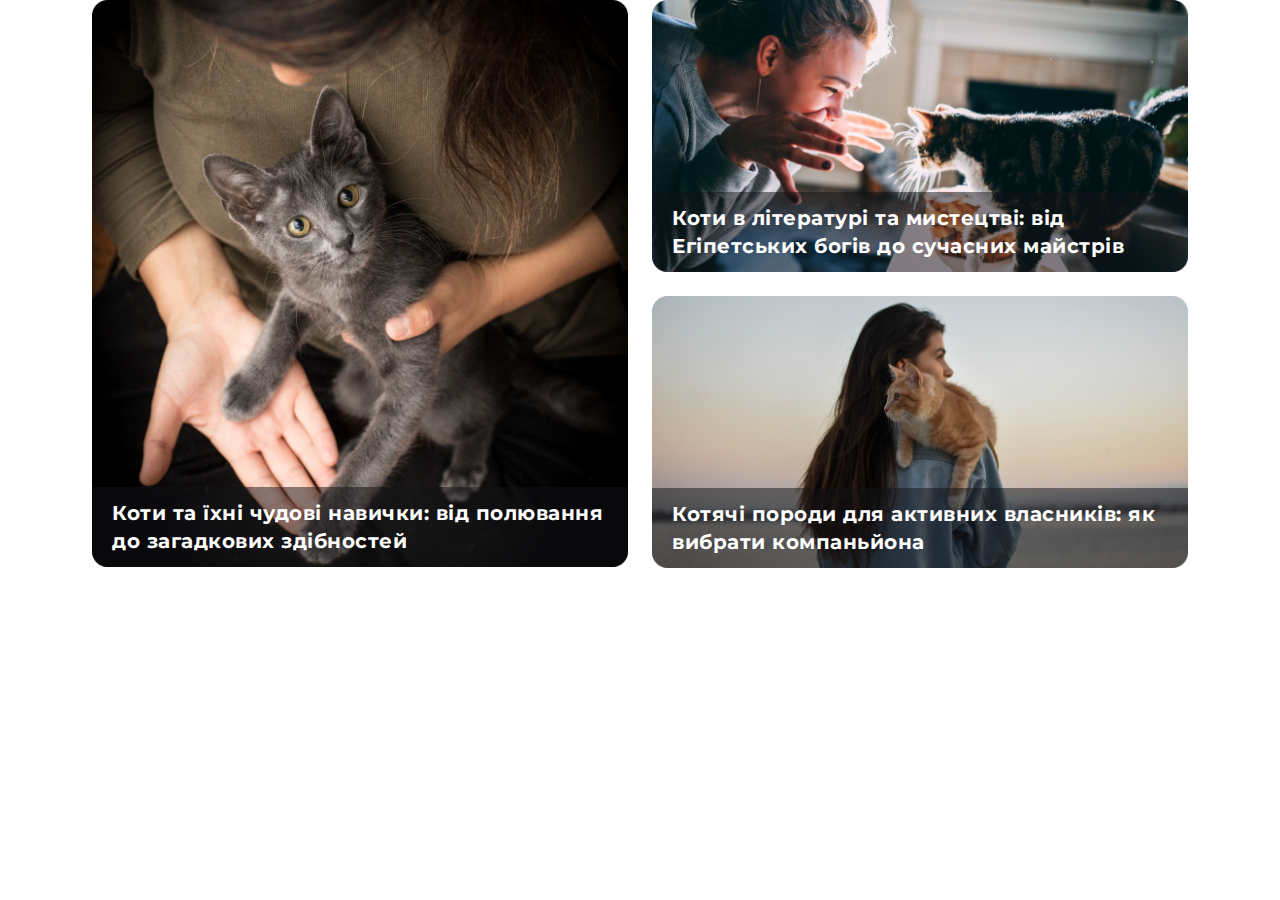
<file: grid/grid.html>
<!DOCTYPE html>
<html lang="en">
  <head>
    <meta charset="UTF-8" />
    <meta name="viewport" content="width=device-width, initial-scale=1.0" />
    <link rel="preconnect" href="https://fonts.googleapis.com" />
    <link rel="preconnect" href="https://fonts.gstatic.com" crossorigin />
    <link
      href="https://fonts.googleapis.com/css2?family=Montserrat:wght@400;700&display=swap"
      rel="stylesheet"
    />
    <link rel="stylesheet" href="./styles.css" />
    <title>Project</title>
  </head>

  <body>
    <main class="main">
      <div class="container">
        <ul class="posts">
          <li class="post">
            <a href="#">
              <picture>
                <!-- For viewports wider than 768px -->
                <source media="(min-width: 768px)" srcset="img/picture-1.png" />

                <!-- For viewports between 320px and 768px -->
                <source
                  media="(min-width: 320px) and (max-width: 767px)"
                  srcset="img/picture-1-small.png"
                />

                <!-- Fallback content -->
                <img src="img/picture-1-small.png" alt="Description of Image" />
              </picture>
              <div class="overlay">
                <h2 class="post-title sub-title">
                  Коти та їхні чудові навички: від полювання до загадкових
                  здібностей
                </h2>
              </div>
            </a>
          </li>
          <li class="post">
            <a href="#">
              <img
                src="./img/picture-2.png"
                alt="scary kitten"
                class="post-img"
              />
              <div class="overlay">
                <h2 class="post-title sub-title">
                  Коти в літературі та мистецтві: від Егіпетських богів до
                  сучасних майстрів
                </h2>
              </div>
            </a>
          </li>
          <li class="post">
            <a href="#">
              <img src="./img/picture-3.png" alt="cat" class="post-img" />
              <div class="overlay">
                <h2 class="post-title sub-title">
                  Котячі породи для активних власників: як вибрати компаньйона
                </h2>
              </div>
            </a>
          </li>
        </ul>
      </div>
    </main>
  </body>
</html>
</file>
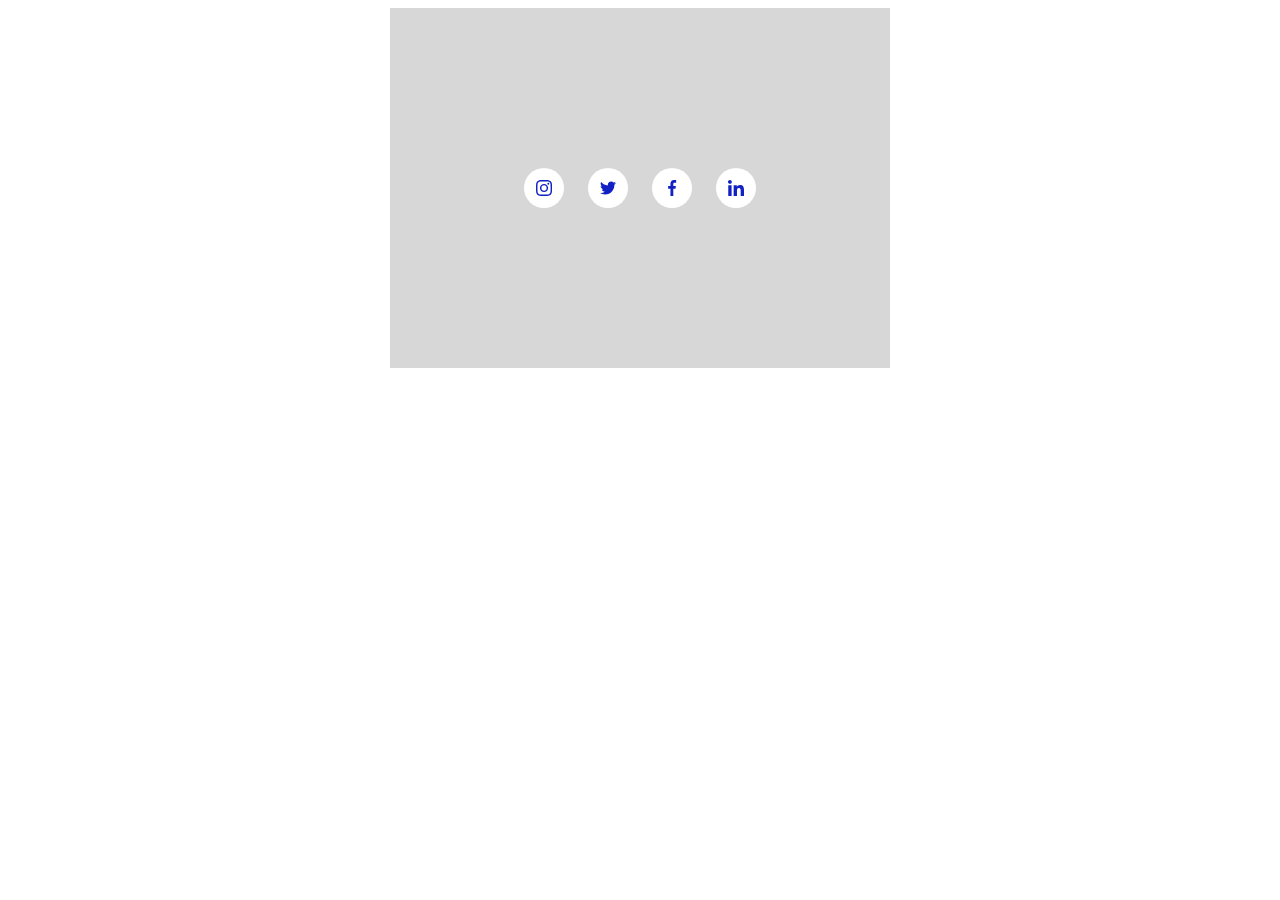
<file: icon/icon.html>
<!DOCTYPE html>
<html lang="en">
  <head>
    <meta charset="UTF-8" />
    <meta name="viewport" content="width=device-width, initial-scale=1.0" />
    <title>Icon examples</title>
    <link rel="stylesheet" href="./styles.css" />
  </head>
  <body>
    <section class="section">
      <ul class="list">
        <li class="soc-item">
          <a
            href="#"
            class="soc-link link"
            target="_blank"
            rel="noopener noreferrer nofollow"
          >
            <svg class="soc-icon" width="16" height="16">
              <use href="./images/icon.svg#icon-instagram"></use>
            </svg>
          </a>
        </li>
        <li class="soc-item">
          <a
            href="#"
            class="soc-link link"
            target="_blank"
            rel="noopener noreferrer nofollow"
          >
            <svg class="soc-icon" width="16" height="16">
              <use href="./images/icon.svg#icon-twitter"></use>
            </svg>
          </a>
        </li>
        <li class="soc-item">
          <a
            href="#"
            class="soc-link link"
            target="_blank"
            rel="noopener noreferrer nofollow"
          >
            <svg class="soc-icon" width="16" height="16">
              <use href="./images/icon.svg#icon-facebook"></use>
            </svg>
          </a>
        </li>
        <li class="soc-item">
          <a
            href="#"
            class="soc-link link"
            target="_blank"
            rel="noopener noreferrer nofollow"
          >
            <svg class="soc-icon" width="16" height="16">
              <use href="./images/icon.svg#icon-linkedin"></use>
            </svg>
          </a>
        </li>
      </ul>
    </section>
  </body>
</html>
</file>
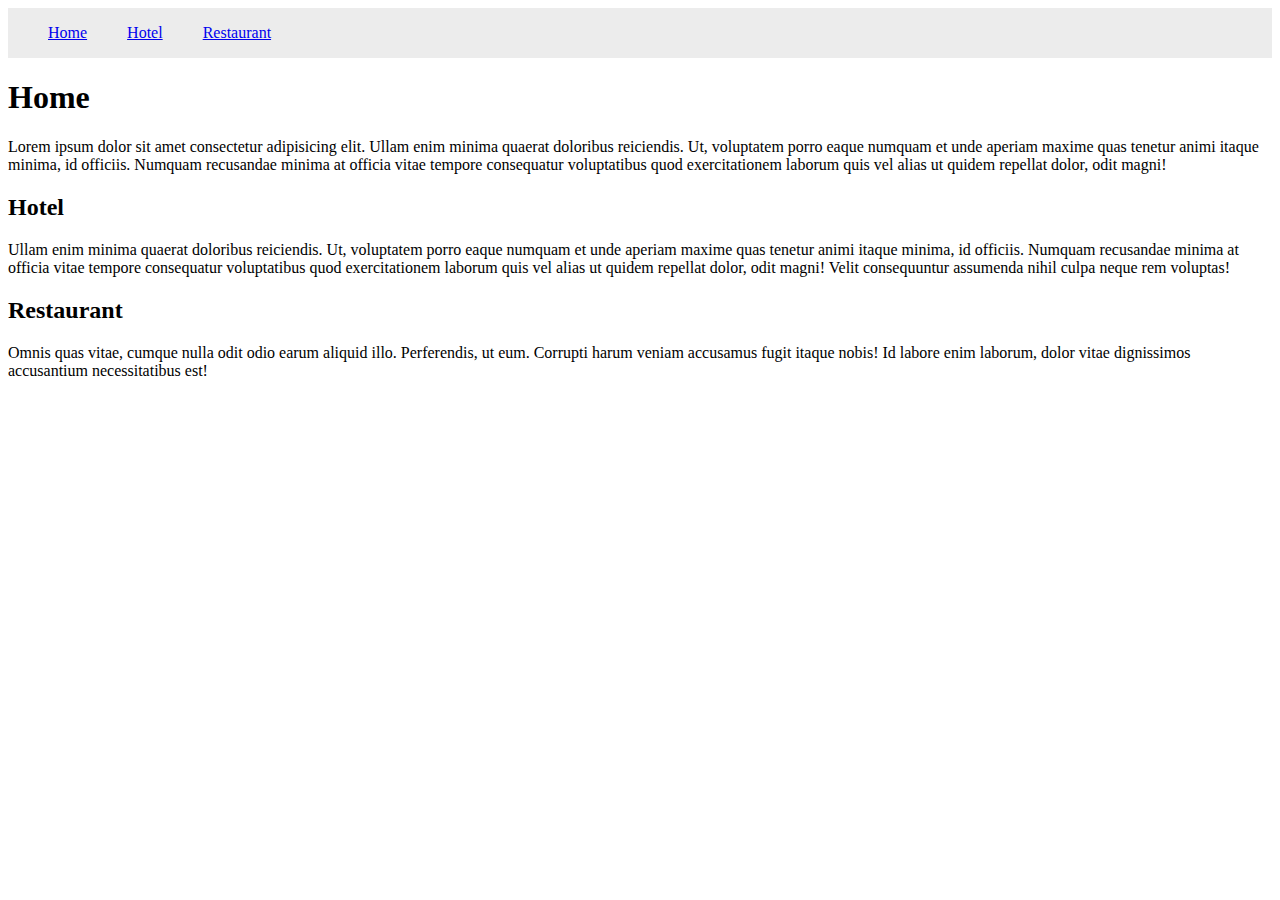
<file: mobile-menu-copy/mobile-menu.html>
<!DOCTYPE html>
<html lang="en">
  <head>
    <meta charset="UTF-8" />
    <meta name="viewport" content="width=device-width, initial-scale=1.0" />
    <title>Document</title>
    <link rel="stylesheet" href="styles.css" />
  </head>
  <body>
    <header class="header">
      <nav class="header-nav">
        <ul class="header-list">
          <li>
            <a href="#home" class="header-nav-link">Home</a>
          </li>
          <li>
            <a href="#hotel" class="header-nav-link">Hotel</a>
          </li>
          <li>
            <a href="#restaurant" class="header-nav-link">Restaurant</a>
          </li>
        </ul>
      </nav>

      <button class="menu-button" data-menu-open>
        <svg class="menu-icon" width="16" height="16">
          <use href="./images/icon.svg#icon-hamburger"></use>
        </svg>
      </button>

      <div class="mobile-menu is-hidden" data-menu>
        <ul>
          <li><a href="./mobile-menu.html#home">Home</a></li>
          <li><a href="./mobile-menu.html#hotel">Hotel</a></li>
          <li><a href="./mobile-menu.html#restaurant">Restaurant</a></li>
        </ul>
        <button class="close-button" data-menu-close>
          <svg class="menu-icon" width="16" height="16">
            <use href="./images/icon.svg#icon-close-icon"></use>
          </svg>
        </button>
      </div>
    </header>
    <main>
      <h1 id="home">Home</h1>
      <p>
        Lorem ipsum dolor sit amet consectetur adipisicing elit. Ullam enim
        minima quaerat doloribus reiciendis. Ut, voluptatem porro eaque numquam
        et unde aperiam maxime quas tenetur animi itaque minima, id officiis.
        Numquam recusandae minima at officia vitae tempore consequatur
        voluptatibus quod exercitationem laborum quis vel alias ut quidem
        repellat dolor, odit magni!
      </p>
      <h2 id="hotel">Hotel</h2>
      <p>
        Ullam enim minima quaerat doloribus reiciendis. Ut, voluptatem porro
        eaque numquam et unde aperiam maxime quas tenetur animi itaque minima,
        id officiis. Numquam recusandae minima at officia vitae tempore
        consequatur voluptatibus quod exercitationem laborum quis vel alias ut
        quidem repellat dolor, odit magni! Velit consequuntur assumenda nihil
        culpa neque rem voluptas!
      </p>
      <h2 id="restaurant">Restaurant</h2>
      <p>
        Omnis quas vitae, cumque nulla odit odio earum aliquid illo.
        Perferendis, ut eum. Corrupti harum veniam accusamus fugit itaque nobis!
        Id labore enim laborum, dolor vitae dignissimos accusantium
        necessitatibus est!
      </p>
    </main>
    <script src="./script.js"></script>
  </body>
</html>
</file>
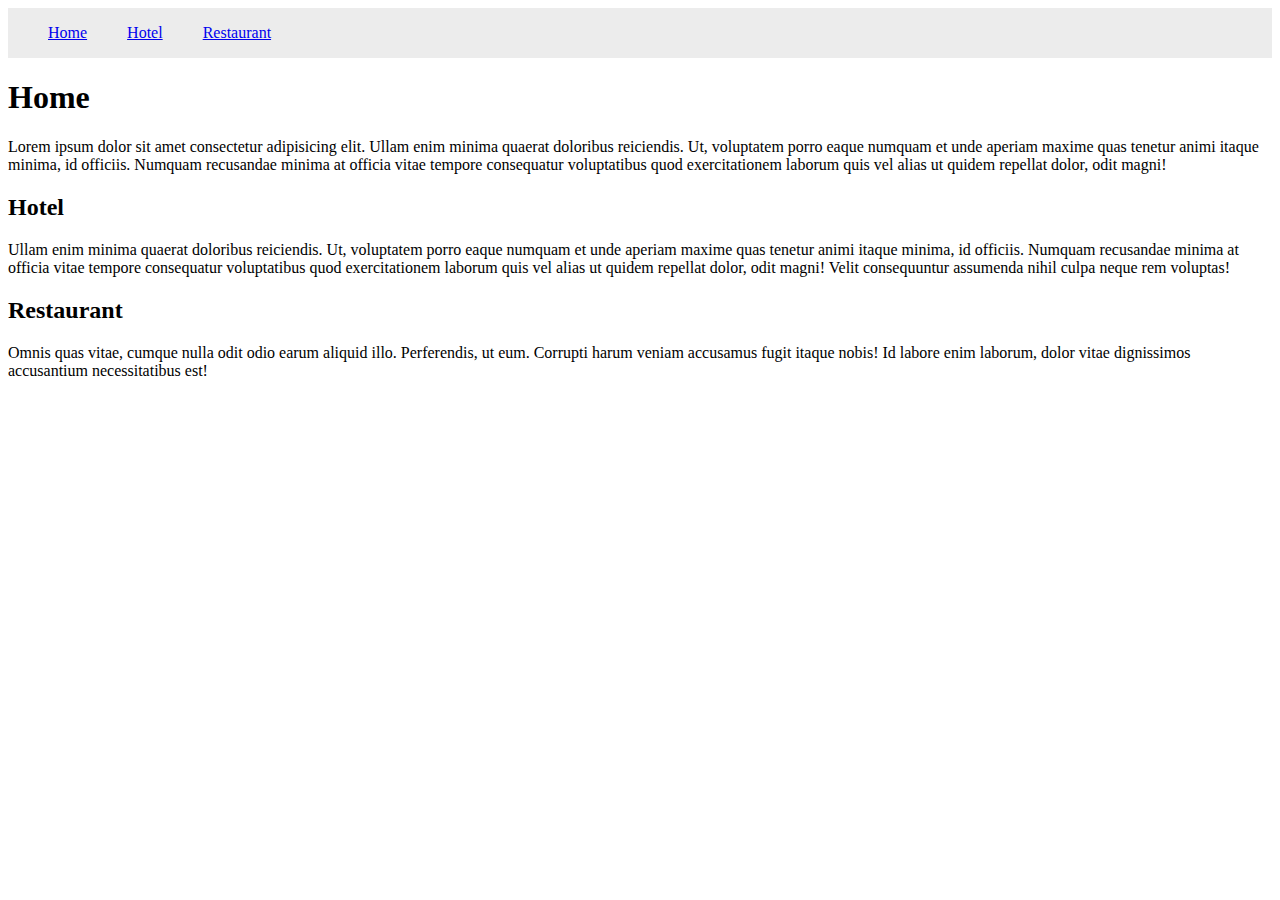
<file: mobile-menu/mobile-menu.html>
<!DOCTYPE html>
<html lang="en">
  <head>
    <meta charset="UTF-8" />
    <meta name="viewport" content="width=device-width, initial-scale=1.0" />
    <title>Document</title>
    <link rel="stylesheet" href="styles.css" />
  </head>
  <body>
    <header class="header">
      <nav class="header-nav">
        <ul class="header-list">
          <li>
            <a href="#home" class="header-nav-link">Home</a>
          </li>
          <li>
            <a href="#hotel" class="header-nav-link">Hotel</a>
          </li>
          <li>
            <a href="#restaurant" class="header-nav-link">Restaurant</a>
          </li>
        </ul>
      </nav>

      <button class="menu-button">
        <svg class="menu-icon" width="16" height="16">
          <use href="./images/icon.svg#icon-hamburger"></use>
        </svg>
      </button>

      <div class="mobile-menu">
        <ul>
          <li><a href="./mobile-menu.html#home">Home</a></li>
          <li><a href="./mobile-menu.html#hotel">Hotel</a></li>
          <li><a href="./mobile-menu.html#restaurant">Restaurant</a></li>
        </ul>
        <button class="close-button">
          <svg class="menu-icon" width="16" height="16">
            <use href="./images/icon.svg#icon-close-icon"></use>
          </svg>
        </button>
      </div>
    </header>
    <main>
      <h1 id="home">Home</h1>
      <p>
        Lorem ipsum dolor sit amet consectetur adipisicing elit. Ullam enim
        minima quaerat doloribus reiciendis. Ut, voluptatem porro eaque numquam
        et unde aperiam maxime quas tenetur animi itaque minima, id officiis.
        Numquam recusandae minima at officia vitae tempore consequatur
        voluptatibus quod exercitationem laborum quis vel alias ut quidem
        repellat dolor, odit magni!
      </p>
      <h2 id="hotel">Hotel</h2>
      <p>
        Ullam enim minima quaerat doloribus reiciendis. Ut, voluptatem porro
        eaque numquam et unde aperiam maxime quas tenetur animi itaque minima,
        id officiis. Numquam recusandae minima at officia vitae tempore
        consequatur voluptatibus quod exercitationem laborum quis vel alias ut
        quidem repellat dolor, odit magni! Velit consequuntur assumenda nihil
        culpa neque rem voluptas!
      </p>
      <h2 id="restaurant">Restaurant</h2>
      <p>
        Omnis quas vitae, cumque nulla odit odio earum aliquid illo.
        Perferendis, ut eum. Corrupti harum veniam accusamus fugit itaque nobis!
        Id labore enim laborum, dolor vitae dignissimos accusantium
        necessitatibus est!
      </p>
    </main>
    <script src="./script.js"></script>
  </body>
</html>
</file>
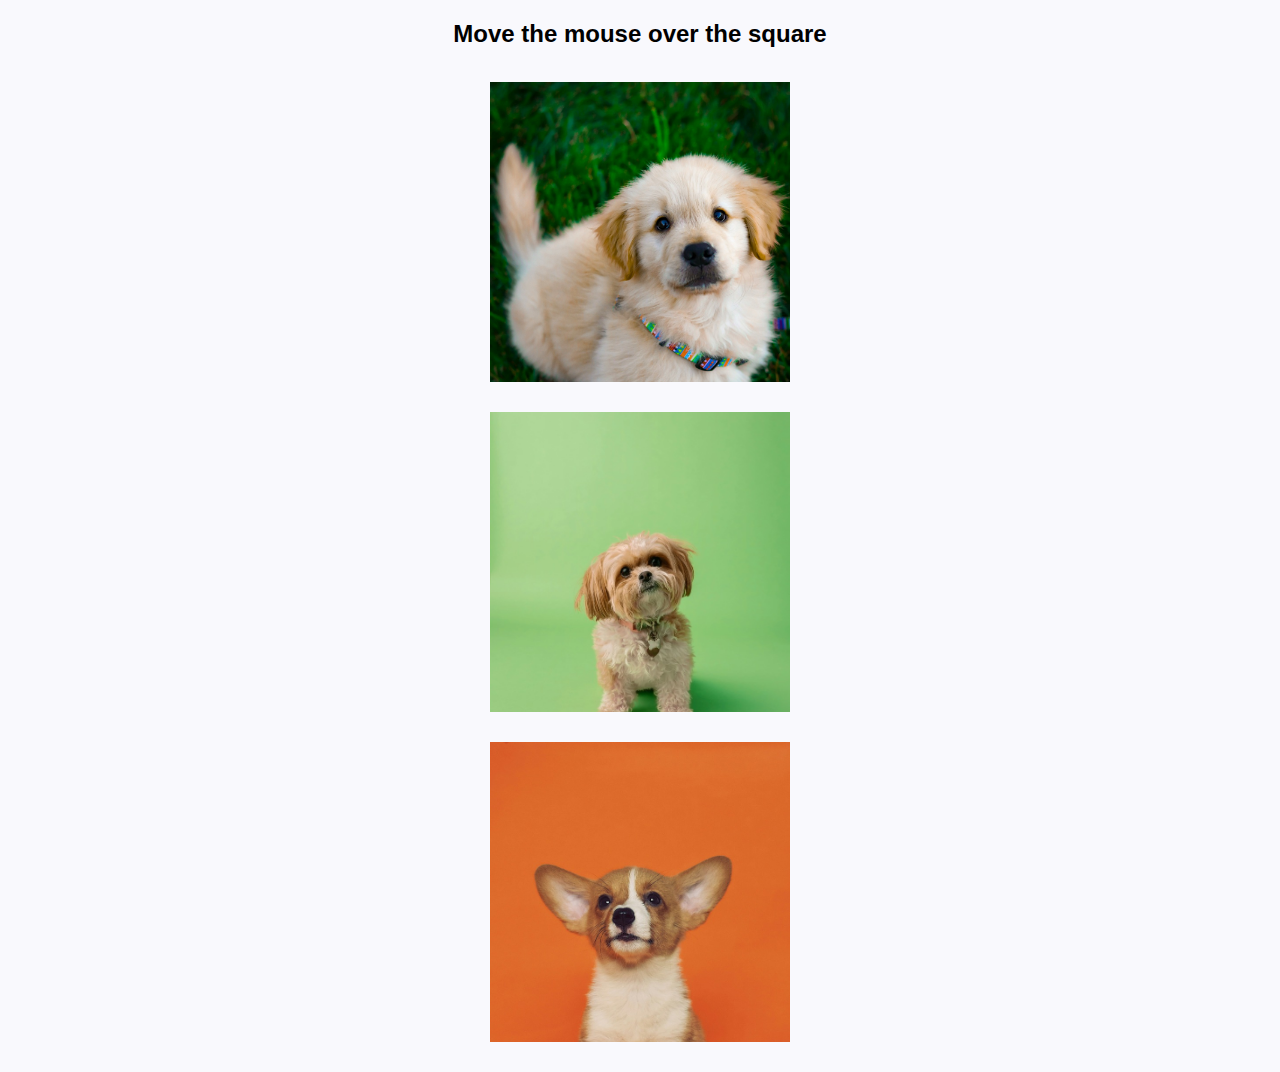
<file: overlay/overlay.html>
<!DOCTYPE html>
<html lang="en">
  <head>
    <meta charset="UTF-8" />
    <meta name="viewport" content="width=device-width, initial-scale=1.0" />
    <title>Document</title>
    <link rel="stylesheet" href="styles.css" />
  </head>
  <body>
    <h1>Move the mouse over the square</h1>

    <div class="box">
      <img src="./images/puppy1.jpg" alt="puppy" />
      <div class="box-overlay">
        <p>
          This content is hidden through transformation and only appears when
          hovering over <code>div.box</code>
        </p>
      </div>
    </div>

    <div class="box">
      <img src="./images/puppy3.jpg" alt="puppy" />
      <div class="box-overlay part">
        <p>
          This content is hidden through transformation and only appears when
          hovering over <code>div.box</code>
        </p>
      </div>
    </div>

    <div class="card">
      <img src="./images/puppy2.jpg" alt="puppy" />
      <div class="card-overlay">
        <h2>Назва товару</h2>
        <p>Опис товару</p>
        <button>Детальніше</button>
      </div>
    </div>
  </body>
</html>
</file>
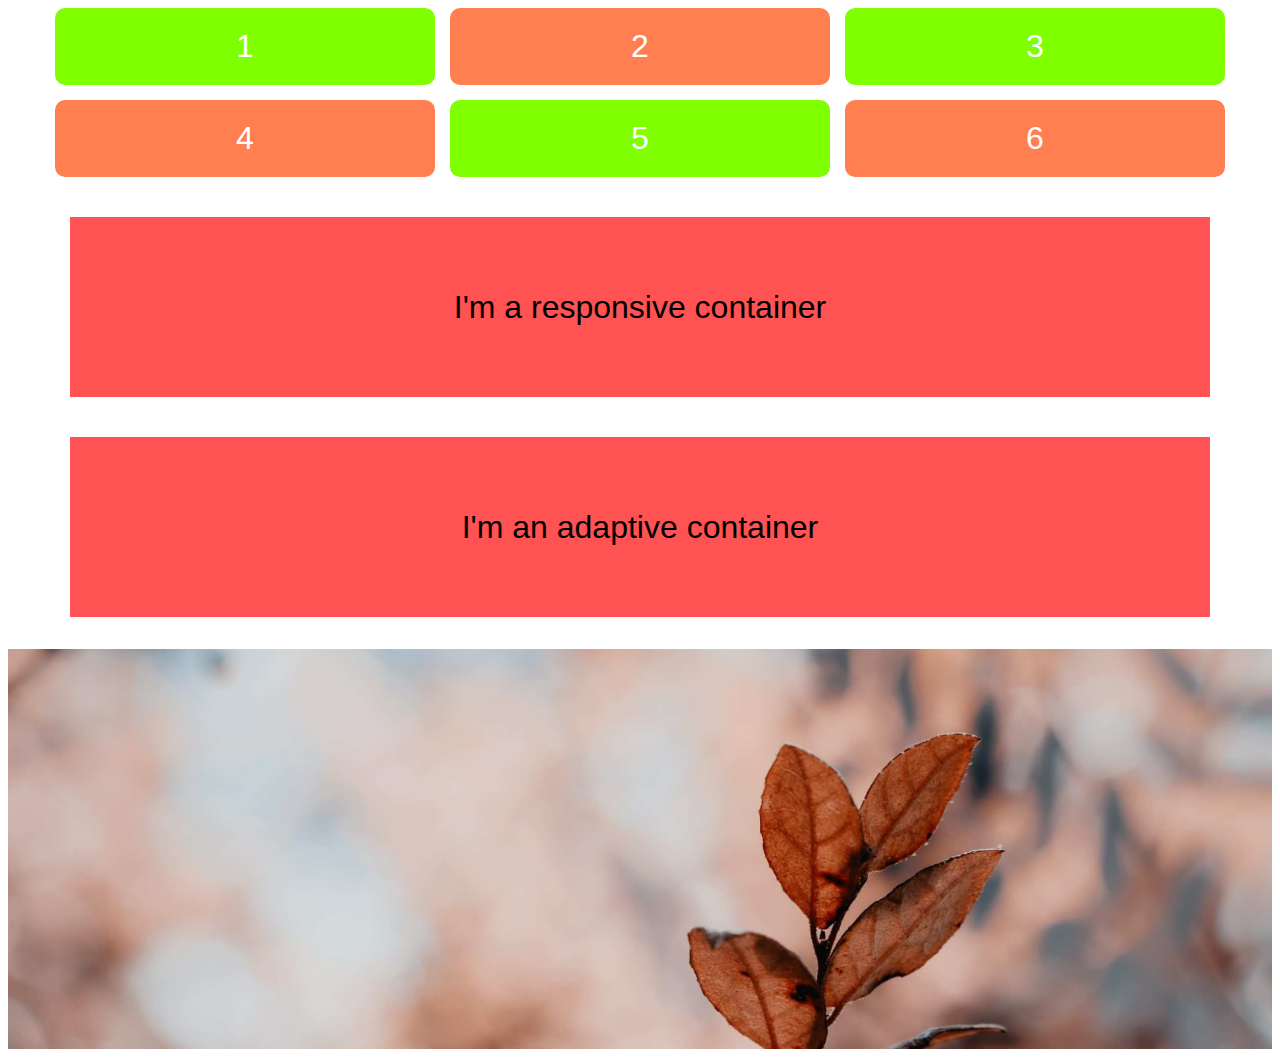
<file: resp-adapt/resp-adapt.html>
<!DOCTYPE html>
<html lang="en">
  <head>
    <meta charset="UTF-8" />
    <meta name="viewport" content="width=device-width, initial-scale=1.0" />
    <title>Adaptive</title>
    <link rel="stylesheet" href="styles.css" />
  </head>
  <body>
    <div class="container">
      <div class="element">1</div>
      <div class="element">2</div>
      <div class="element">3</div>
      <div class="element">4</div>
      <div class="element">5</div>
      <div class="element">6</div>
    </div>

    <div class="wrapper responsive">
      <p class="label">I'm a responsive container</p>
    </div>
    <div class="wrapper adaptive">
      <p class="label">I'm an adaptive container</p>
    </div>

    <section class="bg-image">

    </section>
  </body>
</html>
</file>
<file: grid/styles.css>
@import "./styleguide.css";

.main {
  background-color: var(--common-white);
  padding-bottom: 96px;
}

.container {
  max-width: 1128px;
  margin: auto;
  padding: 0 16px;
}

.posts {
  margin-bottom: 80px;
  display: grid;
  gap: 12px;
  grid-template-columns: 1fr;
}

@media (min-width: 768px) {
  .posts {
    gap: 24px;
    grid-template-columns: repeat(2, 1fr);
  }

  .post:first-child {
    grid-column: 1 / 2;
    grid-row: 1 / 3;
  }
}

.post > a {
  position: relative;
  color: var(--common-white);
}

.overlay {
  border-radius: 0px 0px 16px 16px;
  background-color: rgba(18, 18, 22, 0.5);
  padding: 12px 20px;
  position: absolute;
  left: 0;
  bottom: 0;
  width: 100%;
}

@media (min-width: 1440px) {
  .overlay {
    padding: 24px 48px;
  }
}

.post-title {
  color: var(--common-white);
  font-family: var(--common-font);
}
</file>
<file: icon/styles.css>
p,
h1,
h2,
h3,
h4,
h5,
h6 {
  margin: 0;
}
ul,
ol {
  margin: 0;
  padding-left: 0;
}
img {
  display: block;
}

.list {
  list-style: none;
}

.link {
  text-decoration: none;
}

.section {
  padding-top: 160px;
  padding-bottom: 160px;
  background-color: #d7d7d7;
  width: 500px;
  align-items: center;
  margin: 0 auto;
}

.list {
  display: flex;
  justify-content: center;
  gap: 24px;
}
.soc-item {
  width: 40px;
  height: 40px;
}
.soc-link {
  padding: 12px;
  border-radius: 50%;
  background-color: #ffffff;
  display: flex;
  align-items: center;
  justify-content: center;
  transition: background-color 250ms ease-in-out, fill 250ms ease-in-out;
}

.soc-icon {
  fill: #1221c3;
}

.soc-link:hover,
.soc-link:focus {
  background-color: #1221c3;
}
.soc-link:hover .soc-icon,
.soc-link:focus .soc-icon {
  fill: #ffffff;
}
</file>
<file: mobile-menu-copy/styles.css>
.header {
  display: flex;
  justify-content: space-between;
  align-items: center;
  background-color: #ececec;
  height: 50px;
}

.header-nav {
  display: none;
}

.header-list {
  list-style: none;
  display: flex;
  gap: 40px;
  align-items: center;
}

.mobile-menu {
  position: fixed;
  top: 0;
  left: 0;
  width: 100%;
  height: 100%;
  background-color: #ccc;
  z-index: 100;
  transform: translateX(100%);
  transition: transform 1s ease-in-out;
}

.mobile-menu.active {
  transform: translateX(0);
}

.menu-button {
  display: block;
  width: 40px;
  height: 40px;
  background-color: transparent;
  border: none;
  cursor: pointer;
}

.menu-icon {
  width: 20px;
  height: 20px;
  stroke: #000;
}

.close-button {
  display: block;
  width: 40px;
  height: 40px;
  background-color: transparent;
  border: none;
  cursor: pointer;
}

@media only screen and (min-width: 768px) {
  .header-nav {
    display: block;
  }

  .mobile-menu {
    display: none;
  }

  .menu-button {
    display: none;
  }
}
</file>
<file: mobile-menu/styles.css>
.header {
  display: flex;
  justify-content: space-between;
  align-items: center;
  background-color: #ececec;
  height: 50px;
}

.header-nav {
  display: none;
}

.header-list {
  list-style: none;
  display: flex;
  gap: 40px;
  align-items: center;
}

.mobile-menu {
  position: fixed;
  top: 0;
  left: 0;
  width: 100%;
  height: 100%;
  background-color: #ccc;
  z-index: 100;
  transform: translateX(100%);
  transition: transform 1s ease-in-out;
}

.mobile-menu.active {
  transform: translateX(0);
}

.menu-button {
  display: block;
  width: 40px;
  height: 40px;
  background-color: transparent;
  border: none;
  cursor: pointer;
}

.menu-icon {
  width: 20px;
  height: 20px;
  stroke: #000;
}

.close-button {
  display: block;
  width: 40px;
  height: 40px;
  background-color: transparent;
  border: none;
  cursor: pointer;
}

.no-scroll {
  overflow: hidden;
}

@media only screen and (min-width: 768px) {
  .header-nav {
    display: block;
  }

  .mobile-menu {
    display: none;
  }

  .menu-button {
    display: none;
  }
}
</file>
<file: overlay/styles.css>
* {
  box-sizing: border-box;
}

body {
  line-height: 1.5;
  font-family: sans-serif;
  background-color: #f9f9fd;
}

h1 {
  text-align: center;
  font-size: 24px;
}

/* ---------card---------- */

.box {
  position: relative;
  width: 300px;
  height: 300px;
  margin: 30px auto;
  background-color: #bdbdbd;
  overflow: hidden;
}

.box img {
  width: 100%;
}

.box-overlay {
  position: absolute;
  top: 0;
  left: 0;
  width: 100%;
  height: 100%;
  background-color: rgba(18, 18, 22, 0.8);

  transform: translatey(100%);
  transition: transform 350ms ease-in-out;
}

.box:hover .box-overlay {
  transform: translatey(0);
}

.box-overlay p {
  color: #fff;
  padding: 10px;
  margin: 0;
  font-size: 18px;
}

.box-overlay code {
  display: inline-block;
  padding: 2px 4px;
  border-radius: 2px;
  background-color: #fff;
  color: #2a2a2a;
}
/* ------.box-overlay.part-------- */

.box-overlay.part {
  position: absolute;
  left: 0;
  top: 0;
  width: 100%;
  height: auto;
  padding: 12px;
  background-color: rgba(18, 18, 22, 0.8);

  transform: translatex(100%);
  transition: transform 350ms ease-in-out;
}

.box:hover .box-overlay.part {
  transform: translatex(0);
}

/* ---------card---------- */
.card {
  position: relative;
  width: 300px;
  height: 300px;
  margin: 30px auto;
  overflow: hidden;
}

.card img {
  width: 100%;
}

.card-overlay {
  position: absolute;
  top: 0;
  left: 0;
  width: 100%;
  height: 100%;
  background-color: rgba(0, 0, 0, 0.8);
  opacity: 0;
  transition: opacity 250ms ease-in-out;
  padding: 24px;
}

.card:hover .card-overlay {
  opacity: 1;
}

.card-overlay h2 {
  color: #fff;
  font-size: 18px;
  margin-bottom: 10px;
}

.card-overlay p {
  color: #fff;
  font-size: 14px;
  margin-bottom: 15px;
}

.card-overlay button {
  background-color: #fff;
  color: #000;
  padding: 5px 10px;
  border: 1px solid #fff;
}
</file>
<file: resp-adapt/styles.css>
* {
  box-sizing: border-box;
}

body {
  font-family: sans-serif;
}

/* 
 * Base container and element styles for mobile devices.
 */
.container {
  display: flex;
  flex-direction: column;
  gap: 5px;
  max-width: 1170px;
  min-width: 320px;
  margin: 0 auto;
}

.element {
  padding: 20px;
  border-radius: 10px;
  text-align: center;
  font-size: 24px;
  color: #fff;
  background-color: chartreuse;
}

.element:nth-child(even) {
  background-color: coral;
}
/* 
 * Override or add new styles for blocks on wider screens.
 */
@media screen and (min-width: 768px) {
  .container {
    flex-direction: row;
    flex-wrap: wrap;
    gap: 10px;
  }

  .element {
    flex-basis: calc((100% - 10px) / 2);
    font-size: 32px;
  }
}

@media screen and (min-width: 1024px) {
  .container {
    gap: 15px;
  }

  .element {
    flex-basis: calc((100% - 30px) / 3);
  }
}

/* ================================================================= */
.wrapper {
  min-width: 320px;
  margin-left: auto;
  margin-right: auto;
  background-color: #ffc107;

  /*  Text styles  */
  text-align: center;
  line-height: 180px;
  font-size: 32px;
  white-space: nowrap;
}

/* Set the maximum width of the responsive container. */
.wrapper.responsive {
  max-width: 1140px;
  margin-bottom: 40px;
  margin-top: 40px;
}

/* Set the base width of a adaptive container. */
.wrapper.adaptive {
  max-width: 400px;
}

@media screen and (min-width: 600px) {
  .wrapper {
    background-color: #00bcd4;
  }
  /* Change the current width of the adaptive container at each breakpoint. */
  .wrapper.adaptive {
    max-width: 600px;
  }
}

@media screen and (min-width: 900px) {
  .wrapper {
    background-color: #8bc34a;
  }
  /* Change the current width of the adaptive container at each breakpoint. */
  .wrapper.adaptive {
    max-width: 900px;
  }
}

@media screen and (min-width: 1140px) {
  .wrapper {
    background-color: #ff5252;
  }
  /* Change the current width of the adaptive container at each breakpoint. */
  .wrapper.adaptive {
    max-width: 1140px;
  }
}

.wrapper .label {
  margin-top: 0;
}

.bg-image {
  height: 400px;
  background-image: url("./images/image.png");
  background-size: cover;
}

@media (min-device-pixel-ratio: 2),
  (-webkit-min-device-pixel-ratio: 2),
  (min-resolution: 192dpi),
  (min-resolution: 2dppx) {
  /* background-image: url(...); */
  .bg-image {
    background-image: url("./images/image@2x.png");
  }
}
</file>
